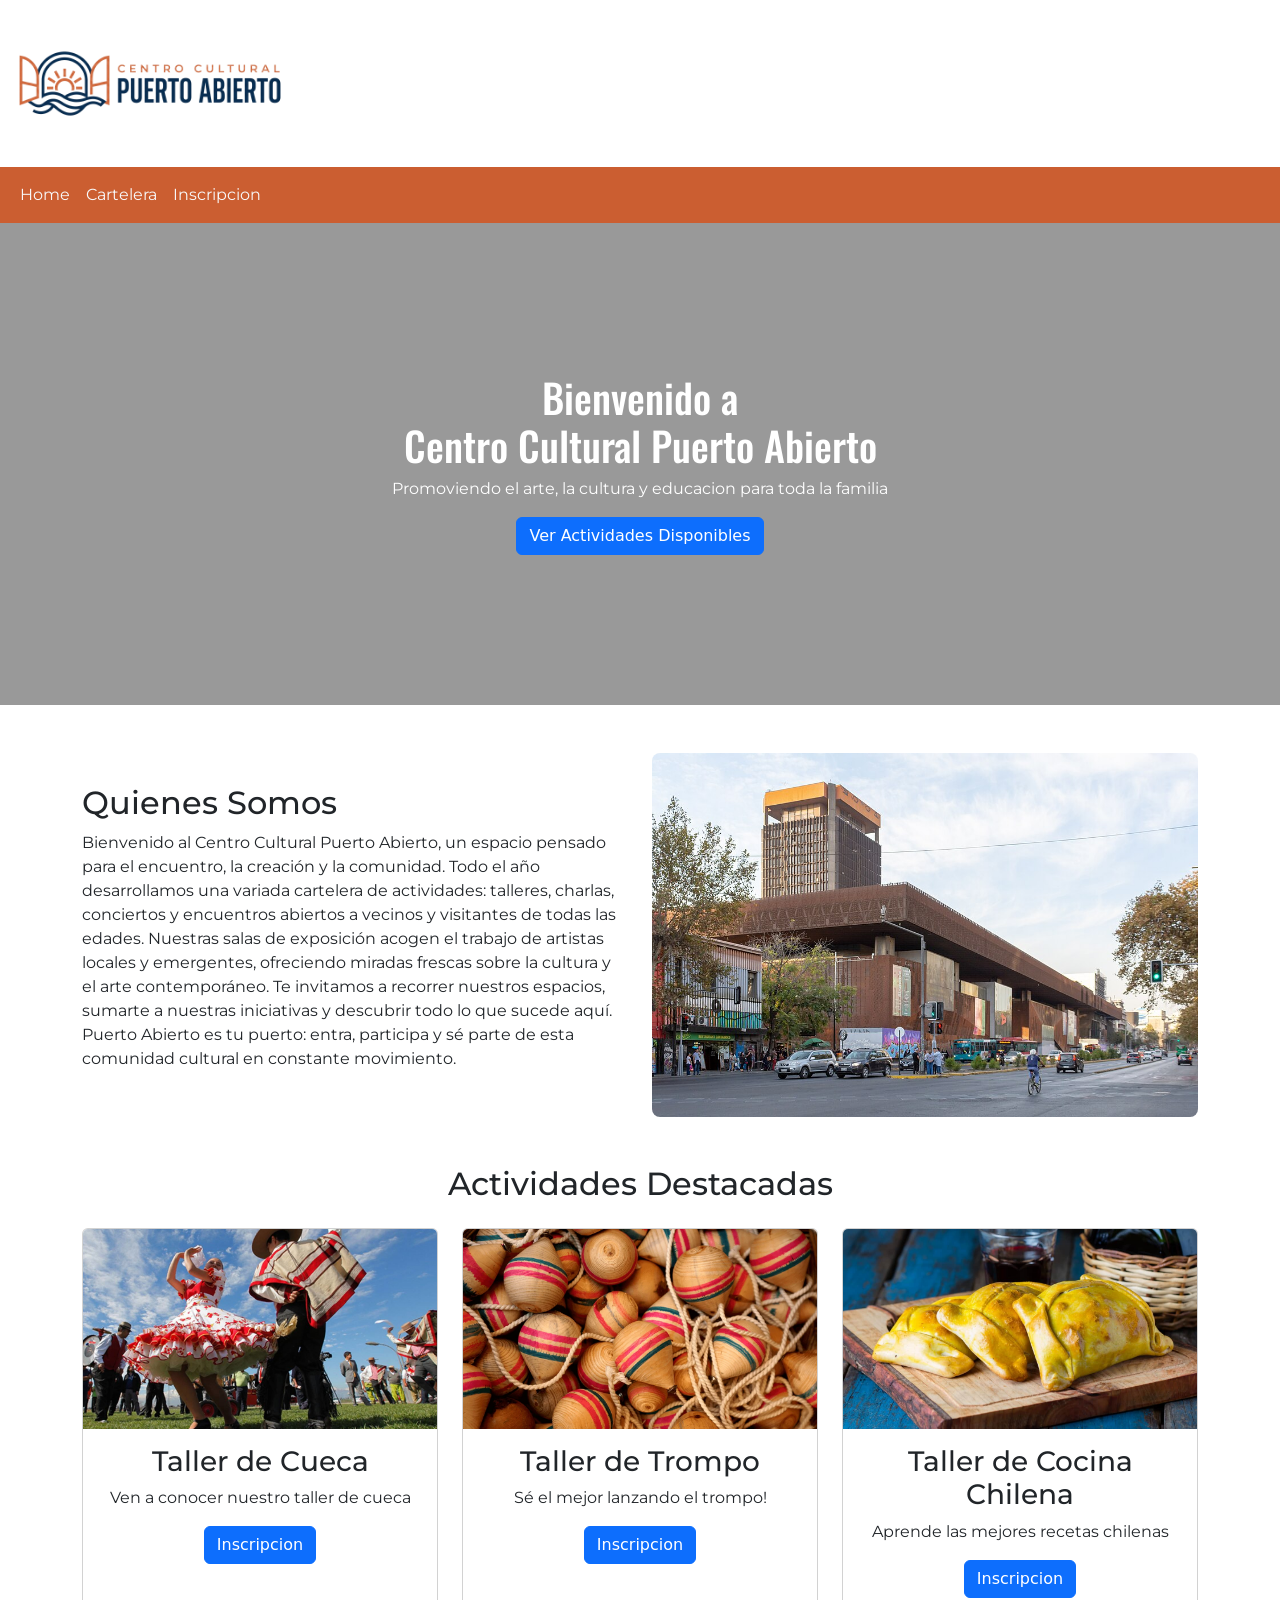
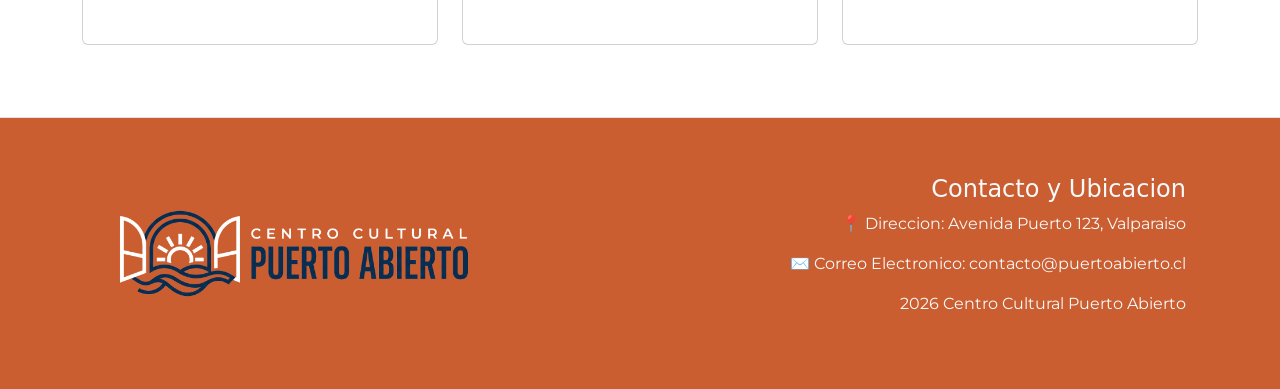
<file: index.html>
<!DOCTYPE html>
<html lang="en">
<head>
    <meta charset="UTF-8">
    <meta name="viewport" content="width=device-width, initial-scale=1.0">
    <link href="https://fonts.googleapis.com/css2?family=Montserrat:wght@400;700&family=Oswald:wght@400;700&display=swap" rel="stylesheet">
    <link rel="stylesheet" href="css/bootstrap.css">
    <link rel="stylesheet" href="css/styles.css">
    <title>Centro Cultural Puerto Abierto</title>
    <link rel="icon" type="image/x-icon" href="img/favicon.ico">
</head>
<body>
    <header>
        <a href="index.html">
            <img src="img/logo-horizontal.png" alt="Logo de Centro Cultural Puerto Abierto" width="300">
        </a>
        <nav class="navbar navbar-expand-lg" style="background-color: #cb5e31;">
            <div class="container-fluid">
                <button class="navbar-toggler" type="button" data-bs-toggle="collapse" data-bs-target="#navbarSupportedContent" aria-controls="navbarSupportedContent" aria-expanded="false" aria-label="Toggle navigation">
                <span class="navbar-toggler-icon"></span>
                </button>
                <div class="collapse navbar-collapse" id="navbarSupportedContent">
                <ul class="navbar-nav me-auto mb-2 mb-lg-0">
                    <li class="nav-item">
                    <a class="nav-link active text-light" aria-current="page" href="#" >Home</a>
                    </li>
                    <li class="nav-item">
                    <a class="nav-link text-light" aria-current="page" href="cartelera.html">Cartelera</a>
                    </li>
                    <li class="nav-item">
                    <a class="nav-link text-light" aria-current="page" href="inscripcion.html">Inscripcion</a>
                    </li>
                </ul>
                </div>
            </div>
            </nav>
    </header>
    <main>
        <!-- Hero -->
         <section class="hero text-white text-center position-relative">
            <div class="capa-difuminado"></div>
            <div class="hero-contenido position-relative">
                <h1>Bienvenido a <br>Centro Cultural Puerto Abierto</h1>
                <p>Promoviendo el arte, la cultura y educacion para toda la familia</p>
                <a href="cartelera.html" class="btn btn-primary">Ver Actividades Disponibles</a>
            </div>
         </section>
         <section class="container mt-5">
            <div class="row justify-content-center align-items-center">
                <div class="col-md-6 mb-4 mb-md-0">
                    <h2>Quienes Somos</h2>
                    <p>Bienvenido al Centro Cultural Puerto Abierto, un espacio pensado para el encuentro, la creación y la comunidad. Todo el año desarrollamos una variada cartelera de actividades: talleres, charlas, conciertos y encuentros abiertos a vecinos y visitantes de todas las edades. Nuestras salas de exposición acogen el trabajo de artistas locales y emergentes, ofreciendo miradas frescas sobre la cultura y el arte contemporáneo. Te invitamos a recorrer nuestros espacios, sumarte a nuestras iniciativas y descubrir todo lo que sucede aquí. Puerto Abierto es tu puerto: entra, participa y sé parte de esta comunidad cultural en constante movimiento.</p>
                </div>
                <div class="col-md-6">
                    <img src="img/fondo-gam.jpg" alt="Foto del centro de cultura" id="foto-centro-quienes-somos">
                </div>
            </div>
         </section>
         <!-- Actividades Destacadas -->
         <section class="container mt-5 mb-5">
            <h2 class="text-center mb-4">Actividades Destacadas</h2>
            <div class="row">
                <div class="col-md-4 mb-4">
                    <div class="card h-100">
                        <img src="img/cueca.jpg" alt="Foto de baile de cueca" class="card-img-top">
                        <div class="card-body text-center">
                            <h3>Taller de Cueca</h3>
                            <p>Ven a conocer nuestro taller de cueca</p>
                            <a href="inscripcion.html" class="btn btn-primary">Inscripcion</a>
                        </div>
                    </div>
                </div>
                <div class="col-md-4 mb-4">
                    <div class="card h-100">
                        <img src="img/trompo.webp" alt="Foto de Trompos" class="card-img-top">
                        <div class="card-body text-center">
                            <h3>Taller de Trompo</h3>
                            <p>Sé el mejor lanzando el trompo!</p>
                            <a href="inscripcion.html" class="btn btn-primary">Inscripcion</a>
                        </div>
                    </div>
                </div>
                <div class="col-md-4 mb-4">
                    <div class="card h-100">
                        <img src="img/cocina.jpg" alt="Foto de Empanadas Chilenas" class="card-img-top">
                        <div class="card-body text-center">
                            <h3>Taller de Cocina Chilena</h3>
                            <p>Aprende las mejores recetas chilenas</p>
                            <a href="inscripcion.html" class="btn btn-primary">Inscripcion</a>
                        </div>
                    </div>
                </div>
            </div>
         </section>
    </main>
    <footer class="text-end py-4 mt-auto border-top" style="background-color: #cb5e31;">
        <div class="container px-4 text-light">
            <div class="row align-items-center">
                <div class="col-md-6 text-center text-md-start mb-3 mb-md-0">
                    <img src="img/logo-horizontal-blanco.png" alt="Logo Centro Cultural Puerto Abierto" width="400">
                </div>
                <div class="col-md-6 text-center text-md-end">
                    <h4>Contacto y Ubicacion</h4>
                    <p>📍 Direccion: Avenida Puerto 123, Valparaiso</p>
                    <p>✉️ Correo Electronico: contacto@puertoabierto.cl</p>
                    <p>2026 Centro Cultural Puerto Abierto</p>
                </div>
            </div>
        </div>
    </footer>
    <script src="https://cdn.jsdelivr.net/npm/@popperjs/core@2.11.8/dist/umd/popper.min.js" integrity="sha384-I7E8VVD/ismYTF4hNIPjVp/Zjvgyol6VFvRkX/vR+Vc4jQkC+hVqc2pM8ODewa9r" crossorigin="anonymous"></script>
    <script src="https://cdn.jsdelivr.net/npm/bootstrap@5.3.8/dist/js/bootstrap.min.js" integrity="sha384-G/EV+4j2dNv+tEPo3++6LCgdCROaejBqfUeNjuKAiuXbjrxilcCdDz6ZAVfHWe1Y" crossorigin="anonymous"></script>
</body>
</html>
</file>
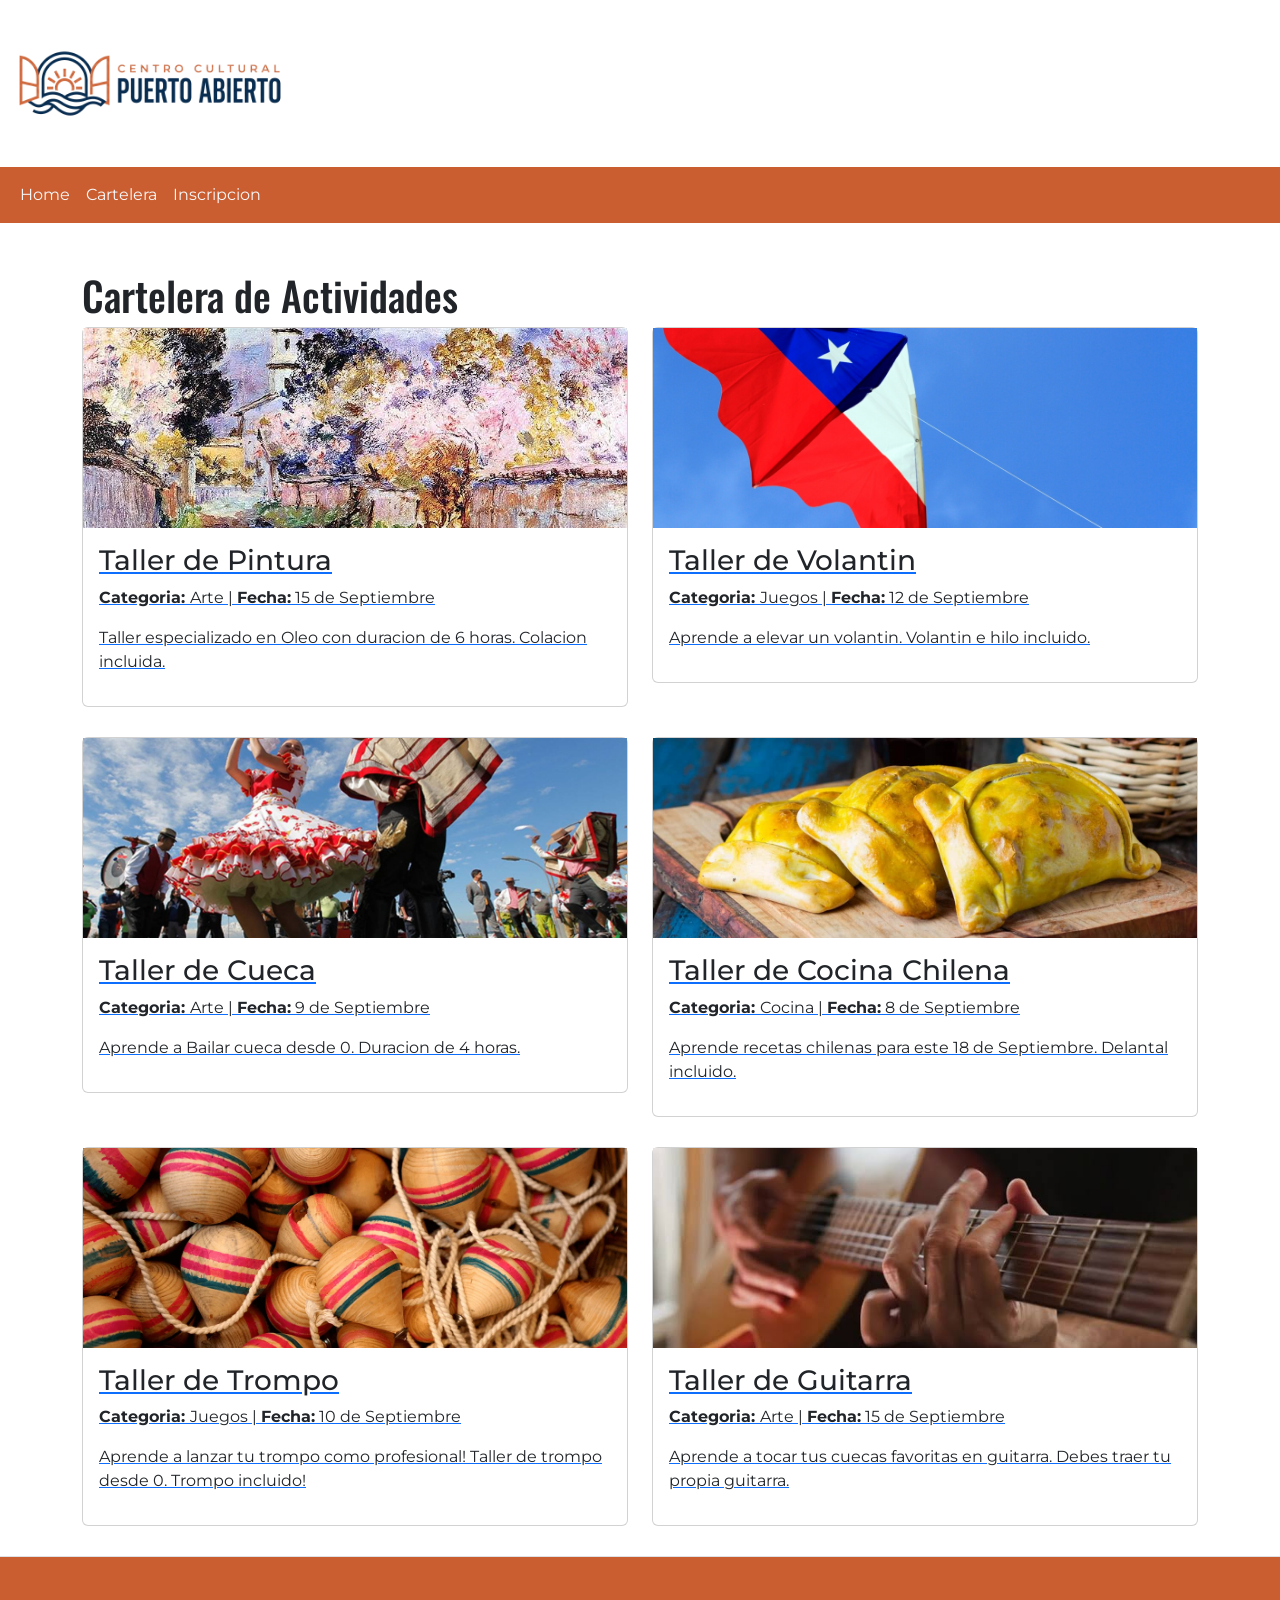
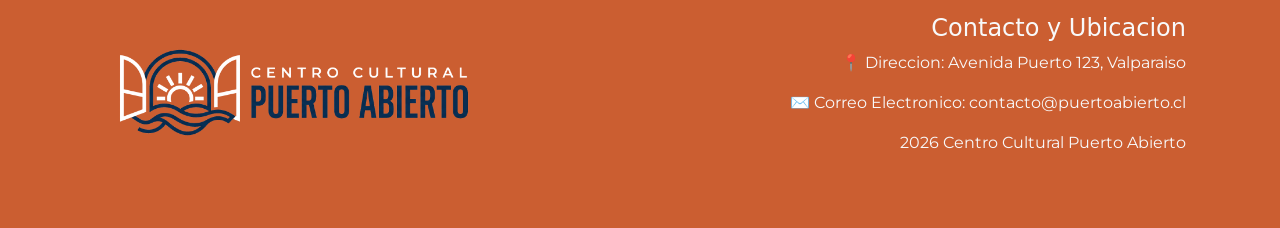
<file: cartelera.html>
<!DOCTYPE html>
<html lang="en">
<head>
    <meta charset="UTF-8">
    <meta name="viewport" content="width=device-width, initial-scale=1.0">
    <title>Cartelera - Centro Cultural Puerto Abierto</title>
    <link href="https://fonts.googleapis.com/css2?family=Montserrat:wght@400;700&family=Oswald:wght@400;700&display=swap" rel="stylesheet">
    <link rel="stylesheet" href="css/bootstrap.css">
    <link rel="stylesheet" href="css/styles.css">
    <link rel="icon" type="image/x-icon" href="img/favicon.ico">
</head>
<body>
    <header>
        <a href="index.html">
            <img src="img/logo-horizontal.png" alt="Logo de Centro Cultural Puerto Abierto" width="300">
        </a>
        <nav class="navbar navbar-expand-lg" style="background-color: #cb5e31;">
            <div class="container-fluid">
                <button class="navbar-toggler" type="button" data-bs-toggle="collapse" data-bs-target="#navbarSupportedContent" aria-controls="navbarSupportedContent" aria-expanded="false" aria-label="Toggle navigation">
                <span class="navbar-toggler-icon"></span>
                </button>
                <div class="collapse navbar-collapse" id="navbarSupportedContent">
                <ul class="navbar-nav me-auto mb-2 mb-lg-0">
                    <li class="nav-item">
                    <a class="nav-link text-light" aria-current="page" href="index.html" >Home</a>
                    </li>
                    <li class="nav-item">
                    <a class="nav-link active text-light" aria-current="page" href="#">Cartelera</a>
                    </li>
                    <li class="nav-item">
                    <a class="nav-link text-light" aria-current="page" href="inscripcion.html">Inscripcion</a>
                    </li>
                </ul>
                </div>
            </div>
            </nav>
    </header>
    <main>
        <section class="container mt-5">
            <h1>Cartelera de Actividades</h1>
            <div class="row">
                <!-- Actividad 1 -->
                <div class="col-md-6">
                    <a href="inscripcion.html">
                    <div class="card">
                        <img class="foto-actividad" src="./img/tallerpintura.jpg" alt="Taller de Pintura">
                        <div class="card-body">
                            <h3>Taller de Pintura</h3>
                            <p><strong>Categoria: </strong> Arte | <strong>Fecha:</strong> 15 de Septiembre</p>
                            <p>Taller especializado en Oleo con duracion de 6 horas. Colacion incluida.</p>
                        </div>
                    </div>
                    </a>
                </div>
                <!-- Actividad 2 -->
                <div class="col-md-6">
                    <a href="inscripcion.html">
                    <div class="card">
                        <img class="foto-actividad" src="./img/volantin.jpg" alt="Taller de Volantin">
                        <div class="card-body">
                            <h3>Taller de Volantin</h3>
                            <p><strong>Categoria: </strong> Juegos | <strong>Fecha:</strong> 12 de Septiembre</p>
                            <p>Aprende a elevar un volantin. Volantin e hilo incluido.</p>
                        </div>
                    </div>
                    </a>
                </div>
                <!-- Actividad 3 -->
                <div class="col-md-6">
                    <a href="inscripcion.html">
                    <div class="card">
                        <img class="foto-actividad" src="./img/cueca.jpg" alt="Taller de Cueca">
                        <div class="card-body">
                            <h3>Taller de Cueca</h3>
                            <p><strong>Categoria: </strong> Arte | <strong>Fecha:</strong> 9 de Septiembre</p>
                            <p>Aprende a Bailar cueca desde 0. Duracion de 4 horas. </p>
                        </div>
                    </div>
                    </a>
                </div>
                <!-- Actividad 4 -->
                <div class="col-md-6">
                    <a href="inscripcion.html">
                    <div class="card">
                        <img class="foto-actividad" src="./img/cocina.jpg" alt="Taller de Cocina Chilena">
                        <div class="card-body">
                            <h3>Taller de Cocina Chilena</h3>
                            <p><strong>Categoria: </strong> Cocina | <strong>Fecha:</strong> 8 de Septiembre</p>
                            <p>Aprende recetas chilenas para este 18 de Septiembre. Delantal incluido.</p>
                        </div>
                    </div>
                    </a>
                </div>
                <!-- Actividad 5 -->
                <div class="col-md-6">
                    <a href="inscripcion.html">
                    <div class="card">
                        <img class="foto-actividad" src="./img/trompo.webp" alt="Taller de Trompo">
                        <div class="card-body">
                            <h3>Taller de Trompo</h3>
                            <p><strong>Categoria: </strong> Juegos | <strong>Fecha:</strong> 10 de Septiembre</p>
                            <p>Aprende a lanzar tu trompo como profesional! Taller de trompo desde 0. Trompo incluido!</p>
                        </div>
                    </div>
                    </a>
                </div>
                <!-- Actividad 6 -->
                <div class="col-md-6">
                    <a href="inscripcion.html">
                    <div class="card">
                        <img class="foto-actividad" src="./img/guitarra.jpg" alt="Taller de Guitarra">
                        <div class="card-body">
                            <h3>Taller de Guitarra</h3>
                            <p><strong>Categoria: </strong> Arte | <strong>Fecha:</strong> 15 de Septiembre</p>
                            <p>Aprende a tocar tus cuecas favoritas en guitarra. Debes traer tu propia guitarra.</p>
                        </div>
                    </div>
                    </a>
                </div>
            </div>
        </section>
    </main>
    <footer class="text-end py-4 mt-auto border-top" style="background-color: #cb5e31;">
        <div class="container px-4 text-light">
            <div class="row align-items-center">
                <div class="col-md-6 text-center text-md-start mb-3 mb-md-0">
                    <img src="img/logo-horizontal-blanco.png" alt="Logo Centro Cultural Puerto Abierto" width="400">
                </div>
                <div class="col-md-6 text-center text-md-end">
                    <h4>Contacto y Ubicacion</h4>
                    <p>📍 Direccion: Avenida Puerto 123, Valparaiso</p>
                    <p>✉️ Correo Electronico: contacto@puertoabierto.cl</p>
                    <p>2026 Centro Cultural Puerto Abierto</p>
                </div>
            </div>
        </div>
    </footer>
    <script src="https://cdn.jsdelivr.net/npm/@popperjs/core@2.11.8/dist/umd/popper.min.js" integrity="sha384-I7E8VVD/ismYTF4hNIPjVp/Zjvgyol6VFvRkX/vR+Vc4jQkC+hVqc2pM8ODewa9r" crossorigin="anonymous"></script>
    <script src="https://cdn.jsdelivr.net/npm/bootstrap@5.3.8/dist/js/bootstrap.min.js" integrity="sha384-G/EV+4j2dNv+tEPo3++6LCgdCROaejBqfUeNjuKAiuXbjrxilcCdDz6ZAVfHWe1Y" crossorigin="anonymous"></script>
</body>
</html>
</file>
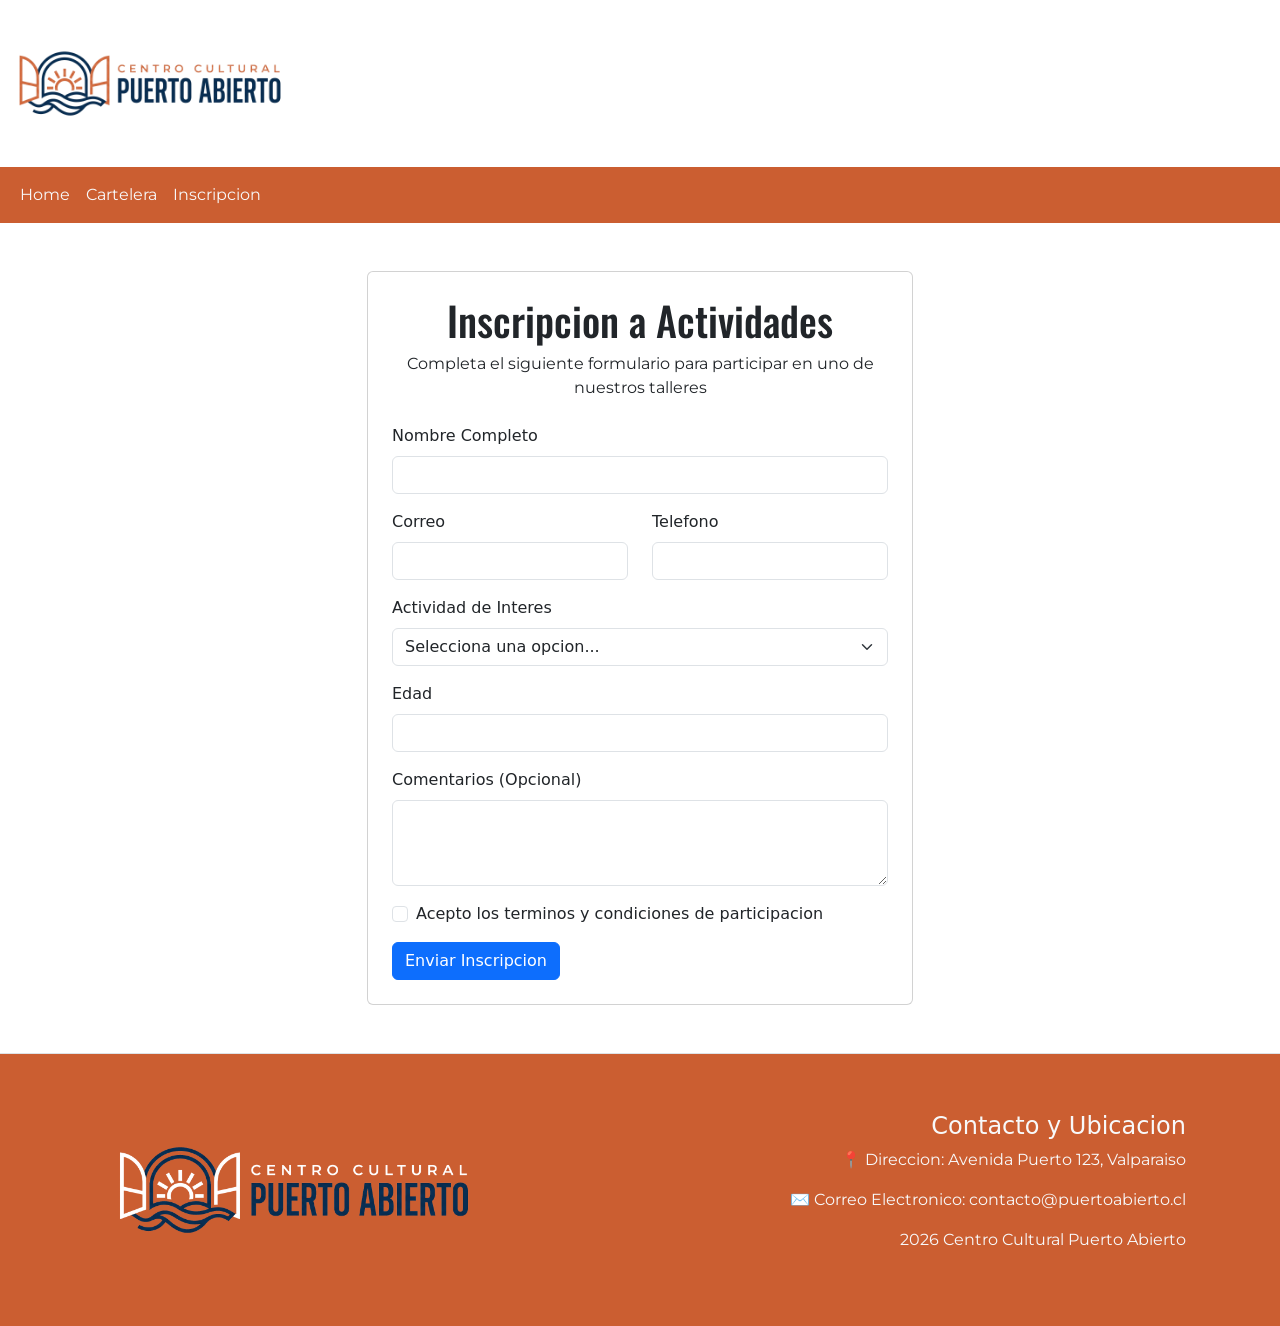
<file: inscripcion.html>
<!DOCTYPE html>
<html lang="en">
<head>
    <meta charset="UTF-8">
    <meta name="viewport" content="width=device-width, initial-scale=1.0">
    <title>Inscripcion - Centro Cultural Puerto Abierto</title>
    <link href="https://fonts.googleapis.com/css2?family=Montserrat:wght@400;700&family=Oswald:wght@400;700&display=swap" rel="stylesheet">
    <link rel="stylesheet" href="css/bootstrap.css">
    <link rel="stylesheet" href="css/styles.css">
    <link rel="icon" type="image/x-icon" href="img/favicon.ico">
</head>
<body>
    <header>
        <a href="index.html">
            <img src="img/logo-horizontal.png" alt="Logo de Centro Cultural Puerto Abierto" width="300">
        </a>
        <nav class="navbar navbar-expand-lg" style="background-color: #cb5e31;">
            <div class="container-fluid">
                <button class="navbar-toggler" type="button" data-bs-toggle="collapse" data-bs-target="#navbarSupportedContent" aria-controls="navbarSupportedContent" aria-expanded="false" aria-label="Toggle navigation">
                <span class="navbar-toggler-icon"></span>
                </button>
                <div class="collapse navbar-collapse" id="navbarSupportedContent">
                <ul class="navbar-nav me-auto mb-2 mb-lg-0">
                    <li class="nav-item">
                    <a class="nav-link text-light" aria-current="page" href="index.html" >Home</a>
                    </li>
                    <li class="nav-item">
                    <a class="nav-link text-light" aria-current="page" href="cartelera.html">Cartelera</a>
                    </li>
                    <li class="nav-item">
                    <a class="nav-link active text-light" aria-current="page" href="#">Inscripcion</a>
                    </li>
                </ul>
                </div>
            </div>
            </nav>
    </header>
    <main>
        <section class="container mt-5">
            <div class="row justify-content-center">
                <div class="col-md-6">
                    <div class="card p-4 mb-5">
                        <h1 class="text-center">Inscripcion a Actividades</h1>
                        <p class="text-center mb-4">Completa el siguiente formulario para participar en uno de nuestros talleres</p>
                        <!-- FORMULARIO INSCRIPCION -->
                        <form action="#">
                            <!-- Nombre -->
                            <div class="mb-3">
                                <label for="nombre" class="form-label">Nombre Completo</label>
                                <input type="text" class="form-control" id="nombre" required>
                            </div>
                            <div class="row mb-3">
                                <!-- Correo -->
                                <div class="col-md-6 mb-3 mb-md-0">
                                    <label for="correo" class="form-label">Correo</label>
                                    <input type="email" class="form-control" id="correo" required>
                                </div>
                                <!-- Telefono -->
                                <div class="col-md-6">
                                    <label for="telefono" class="form-label">Telefono</label>
                                    <input type="tel" class="form-control" id="telefono" required>
                                </div>
                            </div>
                            <!-- Actividad -->
                            <div class="mb-3">
                                <label for="actividad" class="form-label">Actividad de Interes</label>
                                <select class="form-select" id="actividad" required>
                                    <option value="">Selecciona una opcion...</option>
                                    <option value="pintura">Taller de Pintura</option>
                                    <option value="cueca">Taller de Cueca</option>
                                    <option value="volantin">Taller de Volantin</option>
                                    <option value="cocina">Taller de Cocina Chilena</option>
                                    <option value="trompo">Taller de Trompo</option>
                                    <option value="guitarra">Taller de Musica Chilena</option>
                                </select>
                            </div>
                            <!-- Edad -->
                            <div class="mb-3">
                                <label for="edad" class="form-label">Edad</label>
                                <input type="number" class="form-control" id="edad" min="12" required>
                            </div>
                            <!-- Comentarios -->
                            <div class="mb-3">
                                <label for="comentarios" class="form-label">Comentarios (Opcional)</label>
                                <textarea class="form-control" id="comentarios" rows="3"></textarea>
                            </div>
                            <!-- Terminos y Condiciones -->
                            <div class="mb-3 form-check">
                                <input type="checkbox" class="form-check-input" id="condiciones" required>
                                <label for="condiciones" class="form-check-label">Acepto los terminos y condiciones de participacion</label>
                            </div>
                                
                            <!-- Boton de Submit-->
                            <button type="submit" class="btn btn-primary">Enviar Inscripcion</button>
                        </form>
                    </div>
                </div>
            </div>
        </section>
    </main>
    <footer class="text-end py-4 mt-auto border-top" style="background-color: #cb5e31;">
        <div class="container px-4 text-light">
            <div class="row align-items-center">
                <div class="col-md-6 text-center text-md-start mb-3 mb-md-0">
                    <img src="img/logo-horizontal-blanco.png" alt="Logo Centro Cultural Puerto Abierto" width="400">
                </div>
                <div class="col-md-6 text-center text-md-end">
                    <h4>Contacto y Ubicacion</h4>
                    <p>📍 Direccion: Avenida Puerto 123, Valparaiso</p>
                    <p>✉️ Correo Electronico: contacto@puertoabierto.cl</p>
                    <p>2026 Centro Cultural Puerto Abierto</p>
                </div>
            </div>
        </div>
    </footer>
    <script src="https://cdn.jsdelivr.net/npm/@popperjs/core@2.11.8/dist/umd/popper.min.js" integrity="sha384-I7E8VVD/ismYTF4hNIPjVp/Zjvgyol6VFvRkX/vR+Vc4jQkC+hVqc2pM8ODewa9r" crossorigin="anonymous"></script>
    <script src="https://cdn.jsdelivr.net/npm/bootstrap@5.3.8/dist/js/bootstrap.min.js" integrity="sha384-G/EV+4j2dNv+tEPo3++6LCgdCROaejBqfUeNjuKAiuXbjrxilcCdDz6ZAVfHWe1Y" crossorigin="anonymous"></script>
</body>
</html>
</file>
<file: css/styles.css>
.card {
    margin-bottom: 30px;
}

.card img {
    height: 200px;
    width: 100%;
    object-fit: cover;
}

#rowCarruselHero{
    height: 500px;
}

.fotoCarrusel{
    max-width: 70vh;
}

.boton-flotante{
    position: absolute;
    bottom: 30px;
    left: 17%;
    z-index: 10;
}

#foto-centro-quienes-somos{
    width: 100%;
    object-fit: cover;
    border-radius: 8px;
}

.hero {
    background: url(https://gam.cl/media/images/0000001300_Fachada_GAM_alta.max-1200x900.jpg) center;
    background-size: cover;
    padding-top: 150px;
    padding-bottom: 150px;
}

.capa-difuminado{
    position: absolute;
    top: 0;
    left: 0;
    width: 100%;
    height: 100%;
    background-color: rgba(0,0, 0,0.4);
    backdrop-filter: blur(8px);
    z-index: 1;
}

.hero-contenido{
    z-index: 2;
}

h1 {
    font-family: 'Oswald', sans-serif;
}

h2 {
    font-family: 'Montserrat', sans-serif;
}

h3 {
    font-family: 'Montserrat', sans-serif;
}

a {
    font-family: 'Montserrat', sans-serif;
}
p {
    font-family: 'Montserrat', sans-serif;
}
</file>
